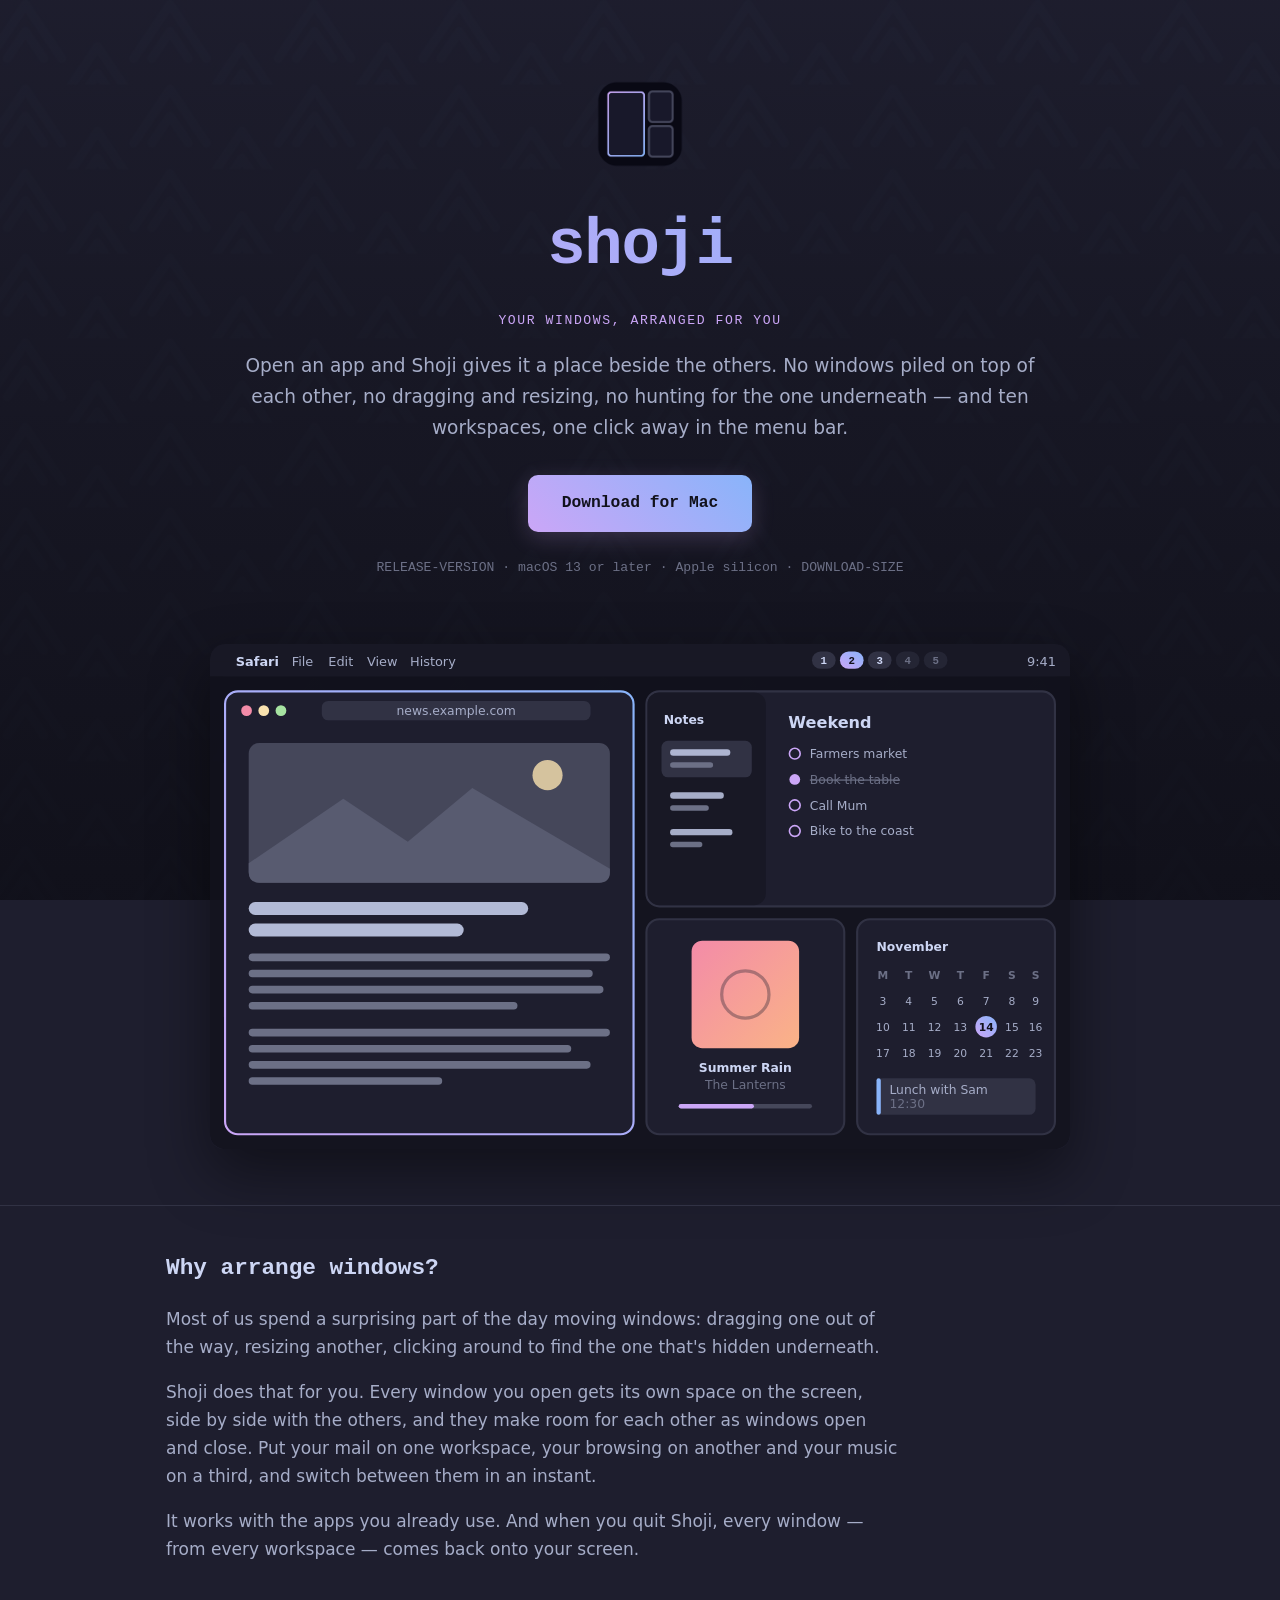
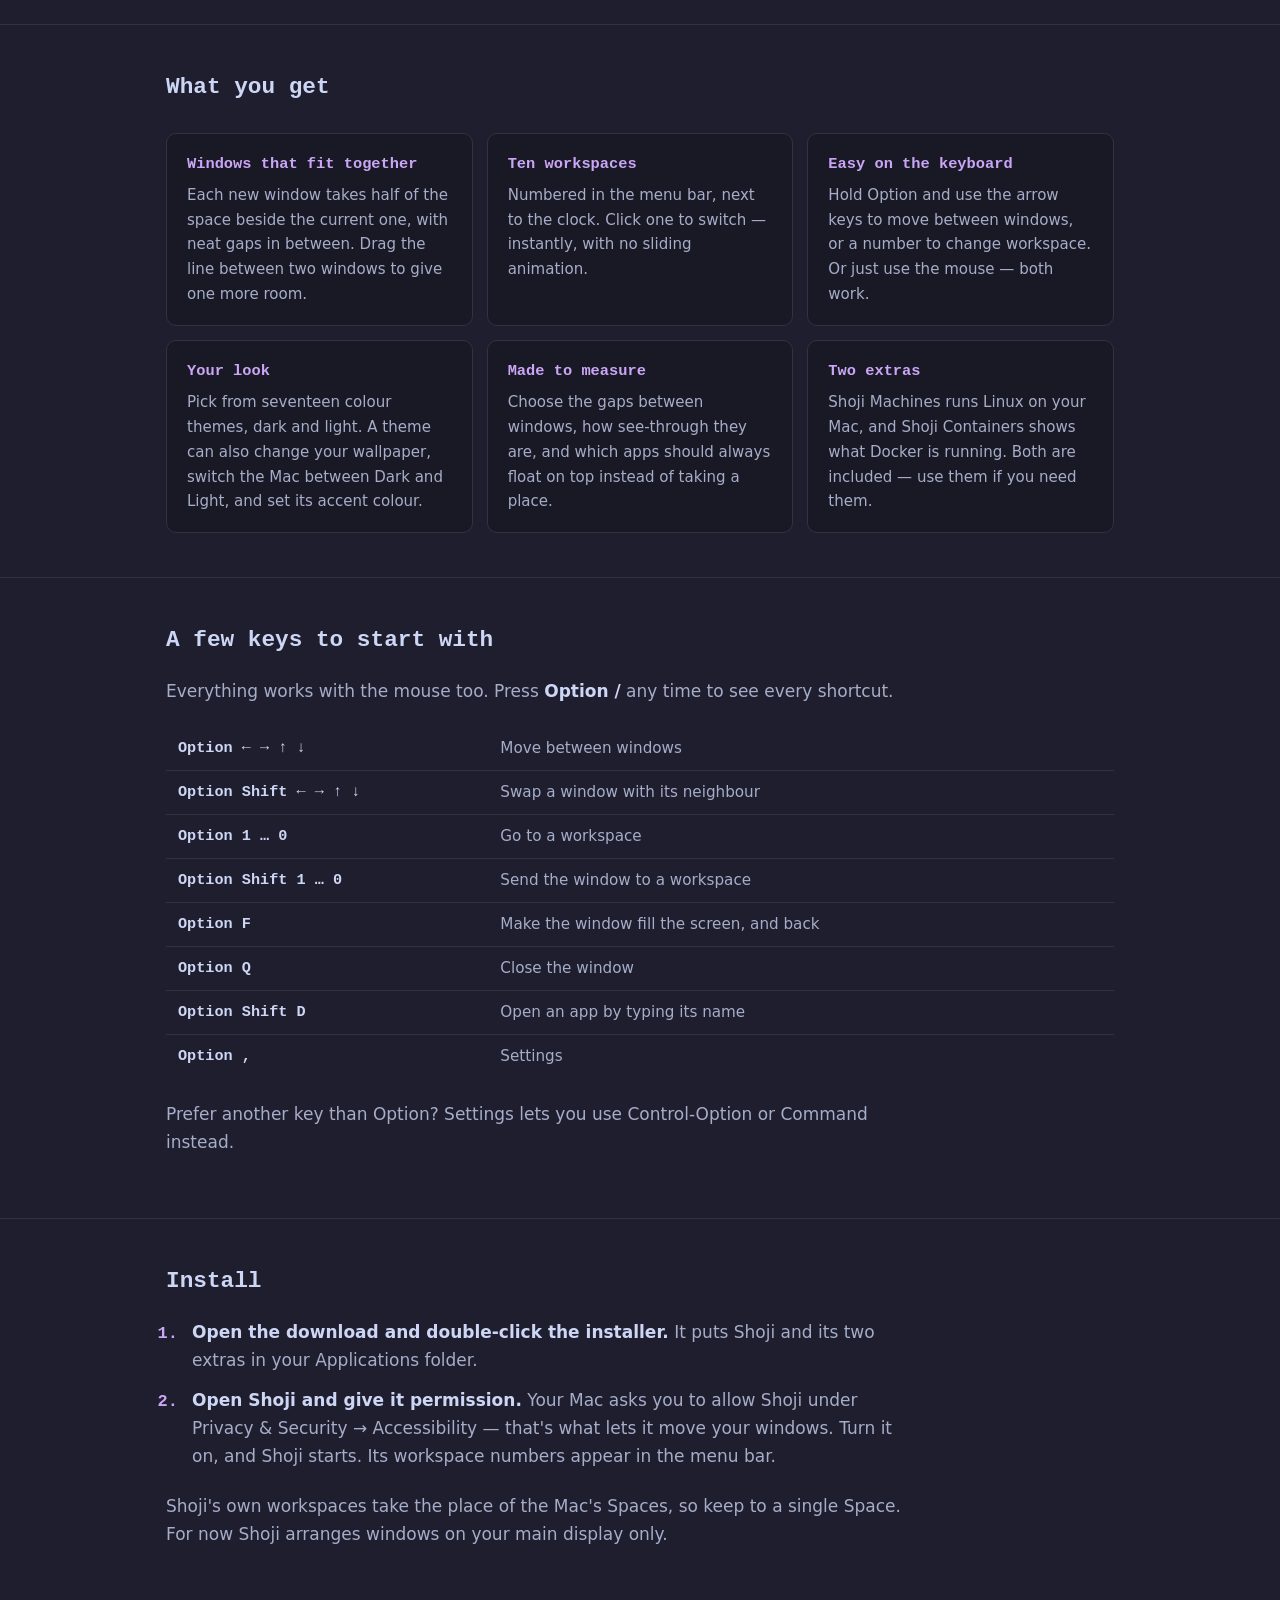
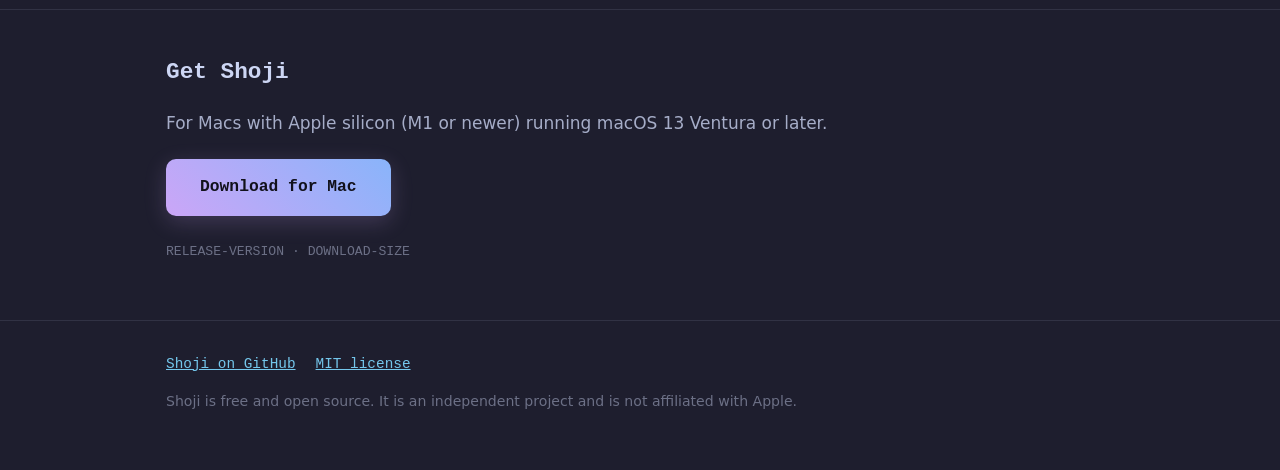
<file: web/index.html>
<!doctype html>
<html lang="en">
<head>
<meta charset="utf-8">
<meta name="viewport" content="width=device-width, initial-scale=1">
<title>Shoji — your Mac's windows, arranged for you</title>
<meta name="description" content="Shoji arranges your Mac's windows side by side, automatically. No overlapping, no dragging — and ten workspaces, one click away in the menu bar.">
<link rel="icon" type="image/png" href="assets/favicon.png">
<link rel="stylesheet" href="style.css">

<meta property="og:title" content="Shoji — your Mac's windows, arranged for you">
<meta property="og:description" content="Shoji arranges your Mac's windows side by side, automatically. No overlapping, no dragging.">
<meta property="og:type" content="website">
<meta property="og:image" content="assets/shoji-icon.png">
</head>

<body>

<!-- DOWNLOAD-URL, DOWNLOAD-SIZE and RELEASE-VERSION are filled in when the site is published. -->

<header>
  <div class="wrap">
    <img class="mark" src="assets/shoji-icon.png" alt="The Shoji icon: one tall window beside two stacked ones" width="112" height="112">
    <h1>shoji</h1>
    <p class="tagline">Your windows, arranged for you</p>
    <p class="lede">
      Open an app and Shoji gives it a place beside the others. No windows
      piled on top of each other, no dragging and resizing, no hunting for
      the one underneath — and ten workspaces, one click away in the menu
      bar.
    </p>

    <div class="get">
      <a class="btn" href="DOWNLOAD-URL">Download for Mac</a>
      <p class="meta">
        <span>RELEASE-VERSION</span><span>macOS 13 or later</span><span>Apple silicon</span><span>DOWNLOAD-SIZE</span>
      </p>
    </div>

    <figure class="shot" aria-label="A Mac desktop with Shoji: Safari on the left half, Notes at the top right, Music and Calendar side by side below it, and workspace numbers in the menu bar">
      <svg viewBox="0 0 800 470" role="img" aria-hidden="true">
        <defs>
          <linearGradient id="focus" x1="0" y1="1" x2="1" y2="0">
            <stop offset="0" stop-color="#cba6f7"/><stop offset="1" stop-color="#89b4fa"/>
          </linearGradient>
          <linearGradient id="art" x1="0" y1="0" x2="1" y2="1">
            <stop offset="0" stop-color="#f38ba8"/><stop offset="1" stop-color="#fab387"/>
          </linearGradient>
        </defs>
        <rect x="0" y="0" width="800" height="470" rx="14" fill="#11111b" opacity=".78"/>

        <!-- menu bar -->
        <rect x="0" y="0" width="800" height="30" rx="14" fill="#181825"/>
        <rect x="0" y="16" width="800" height="14" fill="#181825"/>
        <text x="24" y="20" class="mb b">Safari</text>
        <text x="76" y="20" class="mb">File</text>
        <text x="110" y="20" class="mb">Edit</text>
        <text x="146" y="20" class="mb">View</text>
        <text x="186" y="20" class="mb">History</text>
        <g transform="translate(560 7)">
          <rect x="0" y="0" width="22" height="16" rx="8" fill="#313244"/><text x="11" y="12" class="pill">1</text>
          <rect x="26" y="0" width="22" height="16" rx="8" fill="url(#focus)"/><text x="37" y="12" class="pill on">2</text>
          <rect x="52" y="0" width="22" height="16" rx="8" fill="#313244"/><text x="63" y="12" class="pill">3</text>
          <rect x="78" y="0" width="22" height="16" rx="8" fill="#313244" opacity=".5"/><text x="89" y="12" class="pill dim">4</text>
          <rect x="104" y="0" width="22" height="16" rx="8" fill="#313244" opacity=".5"/><text x="115" y="12" class="pill dim">5</text>
        </g>
        <text x="760" y="20" class="mb">9:41</text>

        <!-- Safari: the focused window, left half -->
        <rect x="14" y="44" width="380" height="412" rx="12" fill="#1e1e2e" stroke="url(#focus)" stroke-width="2"/>
        <g transform="translate(14 44)">
          <circle cx="20" cy="18" r="5" fill="#f38ba8"/><circle cx="36" cy="18" r="5" fill="#f9e2af"/><circle cx="52" cy="18" r="5" fill="#a6e3a1"/>
          <rect x="90" y="9" width="250" height="18" rx="6" fill="#313244"/>
          <text x="215" y="22" class="ui c">news.example.com</text>
          <rect x="22" y="48" width="336" height="130" rx="10" fill="#45475a"/>
          <path d="M22 160 L110 100 L170 140 L230 90 L358 165 L358 168 Q358 178 348 178 L32 178 Q22 178 22 168 Z" fill="#585b70"/>
          <circle cx="300" cy="78" r="14" fill="#f9e2af" opacity=".8"/>
          <rect x="22" y="196" width="260" height="12" rx="6" fill="#cdd6f4" opacity=".85"/>
          <rect x="22" y="216" width="200" height="12" rx="6" fill="#cdd6f4" opacity=".85"/>
          <rect x="22" y="244" width="336" height="7" rx="3.5" fill="#6c7086"/>
          <rect x="22" y="259" width="320" height="7" rx="3.5" fill="#6c7086"/>
          <rect x="22" y="274" width="330" height="7" rx="3.5" fill="#6c7086"/>
          <rect x="22" y="289" width="250" height="7" rx="3.5" fill="#6c7086"/>
          <rect x="22" y="314" width="336" height="7" rx="3.5" fill="#6c7086"/>
          <rect x="22" y="329" width="300" height="7" rx="3.5" fill="#6c7086"/>
          <rect x="22" y="344" width="318" height="7" rx="3.5" fill="#6c7086"/>
          <rect x="22" y="359" width="180" height="7" rx="3.5" fill="#6c7086"/>
        </g>

        <!-- Notes: top right -->
        <rect x="406" y="44" width="380" height="200" rx="12" fill="#1e1e2e" stroke="#313244" stroke-width="2"/>
        <g transform="translate(406 44)">
          <rect x="1" y="1" width="110" height="198" rx="11" fill="#181825"/>
          <text x="16" y="30" class="ui b">Notes</text>
          <rect x="14" y="46" width="84" height="34" rx="6" fill="#313244"/>
          <rect x="22" y="54" width="56" height="6" rx="3" fill="#cdd6f4" opacity=".8"/>
          <rect x="22" y="66" width="40" height="5" rx="2.5" fill="#6c7086"/>
          <rect x="22" y="94" width="50" height="6" rx="3" fill="#a6adc8"/>
          <rect x="22" y="106" width="36" height="5" rx="2.5" fill="#6c7086"/>
          <rect x="22" y="128" width="58" height="6" rx="3" fill="#a6adc8"/>
          <rect x="22" y="140" width="30" height="5" rx="2.5" fill="#6c7086"/>
          <text x="132" y="34" class="ui h">Weekend</text>
          <circle cx="138" cy="58" r="5" fill="none" stroke="#cba6f7" stroke-width="1.5"/>
          <text x="152" y="62" class="ui">Farmers market</text>
          <circle cx="138" cy="82" r="5" fill="#cba6f7"/>
          <text x="152" y="86" class="ui done">Book the table</text>
          <circle cx="138" cy="106" r="5" fill="none" stroke="#cba6f7" stroke-width="1.5"/>
          <text x="152" y="110" class="ui">Call Mum</text>
          <circle cx="138" cy="130" r="5" fill="none" stroke="#cba6f7" stroke-width="1.5"/>
          <text x="152" y="134" class="ui">Bike to the coast</text>
        </g>

        <!-- Music: bottom middle -->
        <rect x="406" y="256" width="184" height="200" rx="12" fill="#1e1e2e" stroke="#313244" stroke-width="2"/>
        <g transform="translate(406 256)">
          <rect x="42" y="20" width="100" height="100" rx="10" fill="url(#art)"/>
          <circle cx="92" cy="70" r="22" fill="none" stroke="#1e1e2e" stroke-width="3" opacity=".35"/>
          <text x="92" y="142" class="ui b c">Summer Rain</text>
          <text x="92" y="158" class="ui d c">The Lanterns</text>
          <rect x="30" y="172" width="124" height="4" rx="2" fill="#45475a"/>
          <rect x="30" y="172" width="70" height="4" rx="2" fill="#cba6f7"/>
        </g>

        <!-- Calendar: bottom right -->
        <rect x="602" y="256" width="184" height="200" rx="12" fill="#1e1e2e" stroke="#313244" stroke-width="2"/>
        <g transform="translate(602 256)">
          <text x="18" y="30" class="ui b">November</text>
          <g class="cal">
            <text x="24" y="56">M</text><text x="48" y="56">T</text><text x="72" y="56">W</text><text x="96" y="56">T</text><text x="120" y="56">F</text><text x="144" y="56">S</text><text x="166" y="56">S</text>
          </g>
          <g class="cal n">
            <text x="24" y="80">3</text><text x="48" y="80">4</text><text x="72" y="80">5</text><text x="96" y="80">6</text><text x="120" y="80">7</text><text x="144" y="80">8</text><text x="166" y="80">9</text>
            <text x="24" y="104">10</text><text x="48" y="104">11</text><text x="72" y="104">12</text><text x="96" y="104">13</text>
            <circle cx="120" cy="100" r="10" fill="url(#focus)"/><text x="120" y="104" class="today">14</text>
            <text x="144" y="104">15</text><text x="166" y="104">16</text>
            <text x="24" y="128">17</text><text x="48" y="128">18</text><text x="72" y="128">19</text><text x="96" y="128">20</text><text x="120" y="128">21</text><text x="144" y="128">22</text><text x="166" y="128">23</text>
          </g>
          <rect x="18" y="148" width="148" height="34" rx="6" fill="#313244"/>
          <rect x="18" y="148" width="4" height="34" rx="2" fill="#89b4fa"/>
          <text x="30" y="163" class="ui">Lunch with Sam</text>
          <text x="30" y="176" class="ui d">12:30</text>
        </g>
      </svg>
    </figure>
  </div>
</header>

<section>
  <div class="wrap">
    <h2>Why arrange windows?</h2>
    <p>
      Most of us spend a surprising part of the day moving windows: dragging
      one out of the way, resizing another, clicking around to find the one
      that's hidden underneath.
    </p>
    <p>
      Shoji does that for you. Every window you open gets its own space on
      the screen, side by side with the others, and they make room for each
      other as windows open and close. Put your mail on one workspace, your
      browsing on another and your music on a third, and switch between them
      in an instant.
    </p>
    <p>
      It works with the apps you already use. And when you quit Shoji, every
      window — from every workspace — comes back onto your screen.
    </p>
  </div>
</section>

<section>
  <div class="wrap">
    <h2>What you get</h2>
    <div class="cards">
      <div class="card">
        <h3>Windows that fit together</h3>
        <p>Each new window takes half of the space beside the current one, with neat gaps in between. Drag the line between two windows to give one more room.</p>
      </div>
      <div class="card">
        <h3>Ten workspaces</h3>
        <p>Numbered in the menu bar, next to the clock. Click one to switch — instantly, with no sliding animation.</p>
      </div>
      <div class="card">
        <h3>Easy on the keyboard</h3>
        <p>Hold Option and use the arrow keys to move between windows, or a number to change workspace. Or just use the mouse — both work.</p>
      </div>
      <div class="card">
        <h3>Your look</h3>
        <p>Pick from seventeen colour themes, dark and light. A theme can also change your wallpaper, switch the Mac between Dark and Light, and set its accent colour.</p>
      </div>
      <div class="card">
        <h3>Made to measure</h3>
        <p>Choose the gaps between windows, how see-through they are, and which apps should always float on top instead of taking a place.</p>
      </div>
      <div class="card">
        <h3>Two extras</h3>
        <p>Shoji Machines runs Linux on your Mac, and Shoji Containers shows what Docker is running. Both are included — use them if you need them.</p>
      </div>
    </div>
  </div>
</section>

<section>
  <div class="wrap">
    <h2>A few keys to start with</h2>
    <p>Everything works with the mouse too. Press <strong>Option&nbsp;/</strong> any time to see every shortcut.</p>
    <table class="kit">
      <tr><th>Option ← → ↑ ↓</th><td>Move between windows</td></tr>
      <tr><th>Option Shift ← → ↑ ↓</th><td>Swap a window with its neighbour</td></tr>
      <tr><th>Option 1 … 0</th><td>Go to a workspace</td></tr>
      <tr><th>Option Shift 1 … 0</th><td>Send the window to a workspace</td></tr>
      <tr><th>Option F</th><td>Make the window fill the screen, and back</td></tr>
      <tr><th>Option Q</th><td>Close the window</td></tr>
      <tr><th>Option Shift D</th><td>Open an app by typing its name</td></tr>
      <tr><th>Option ,</th><td>Settings</td></tr>
    </table>
    <p style="margin-top:22px">
      Prefer another key than Option? Settings lets you use Control-Option or
      Command instead.
    </p>
  </div>
</section>

<section>
  <div class="wrap">
    <h2>Install</h2>
    <ol class="steps">
      <li>
        <strong>Open the download and double-click the installer.</strong>
        It puts Shoji and its two extras in your Applications folder.
      </li>
      <li>
        <strong>Open Shoji and give it permission.</strong> Your Mac asks
        you to allow Shoji under Privacy &amp; Security → Accessibility —
        that's what lets it move your windows. Turn it on, and Shoji starts.
        Its workspace numbers appear in the menu bar.
      </li>
    </ol>
    <p>
      Shoji's own workspaces take the place of the Mac's Spaces, so keep to
      a single Space. For now Shoji arranges windows on your main display
      only.
    </p>
  </div>
</section>

<section>
  <div class="wrap">
    <h2>Get Shoji</h2>
    <p>
      For Macs with Apple silicon (M1 or newer) running macOS 13 Ventura or
      later.
    </p>
    <div class="get left">
      <a class="btn" href="DOWNLOAD-URL">Download for Mac</a>
      <p class="meta">
        <span>RELEASE-VERSION</span><span>DOWNLOAD-SIZE</span>
      </p>
    </div>
  </div>
</section>

<footer>
  <div class="wrap">
    <div class="links">
      <a href="https://github.com/paulbeavers/shoji">Shoji on GitHub</a>
      <a href="https://github.com/paulbeavers/shoji/blob/main/LICENSE">MIT license</a>
    </div>
    <p style="margin:0">
      Shoji is free and open source. It is an independent project and is not affiliated with Apple.
    </p>
  </div>
</footer>
</body>
</html>
</file>
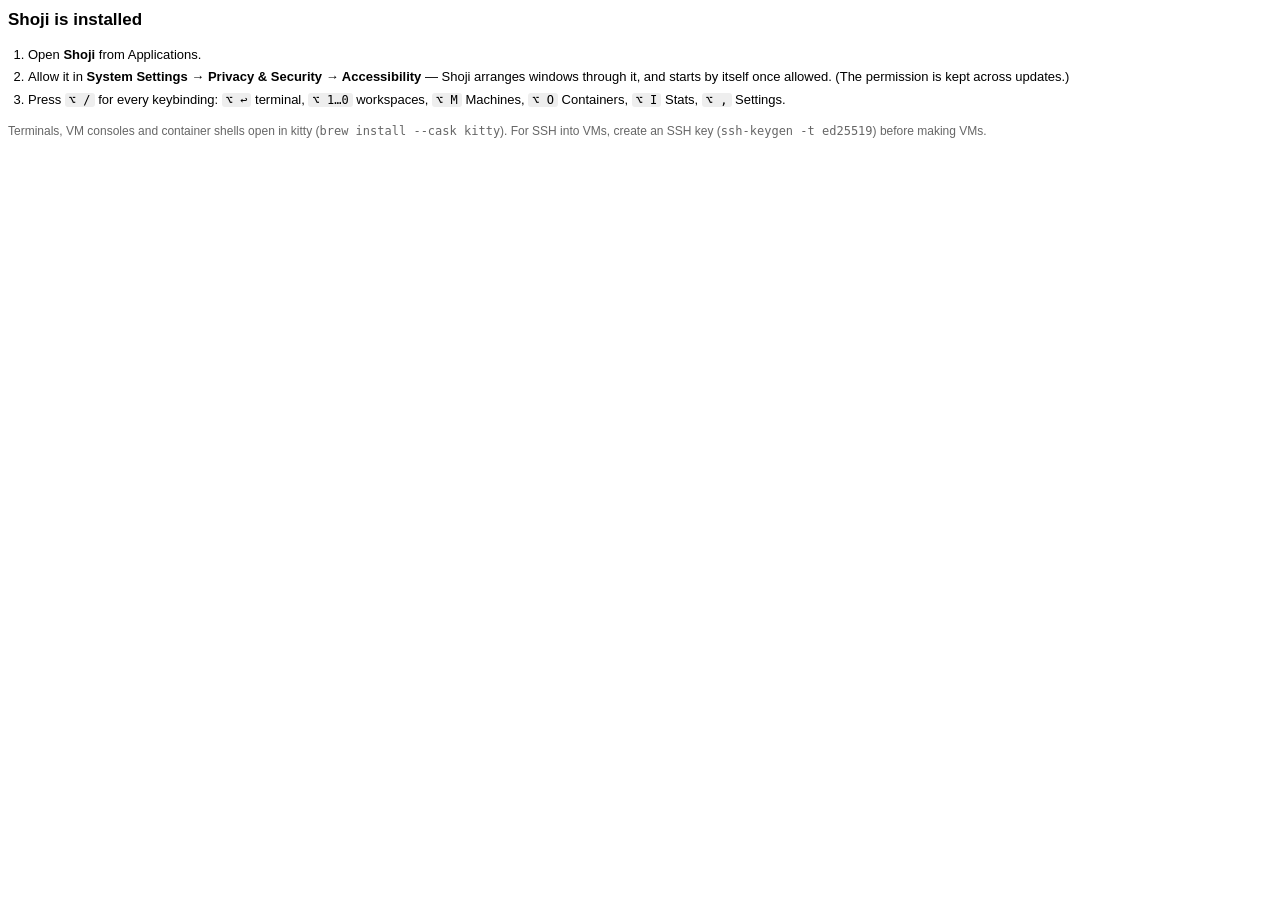
<file: scripts/pkg/resources/conclusion.html>
<!DOCTYPE html>
<html><head><meta charset="utf-8"><style>
body { font: 13px -apple-system, sans-serif; line-height: 1.45; }
h2 { font-size: 17px; margin: 0 0 8px; }
ol, ul { padding-left: 20px; } li { margin: 4px 0; }
kbd { font: 12px ui-monospace, monospace; background: #eee; border-radius: 3px; padding: 0 4px; }
.small { color: #666; font-size: 12px; }
</style></head><body>
<h2>Shoji is installed</h2>
<ol>
  <li>Open <b>Shoji</b> from Applications.</li>
  <li>Allow it in <b>System Settings → Privacy &amp; Security → Accessibility</b> — Shoji arranges
      windows through it, and starts by itself once allowed. (The permission is kept across updates.)</li>
  <li>Press <kbd>⌥ /</kbd> for every keybinding: <kbd>⌥ ↩</kbd> terminal, <kbd>⌥ 1…0</kbd> workspaces,
      <kbd>⌥ M</kbd> Machines, <kbd>⌥ O</kbd> Containers, <kbd>⌥ I</kbd> Stats, <kbd>⌥ ,</kbd> Settings.</li>
</ol>
<p class="small">Terminals, VM consoles and container shells open in kitty
(<code>brew install --cask kitty</code>). For SSH into VMs, create an SSH key
(<code>ssh-keygen -t ed25519</code>) before making VMs.</p>
</body></html>
</file>
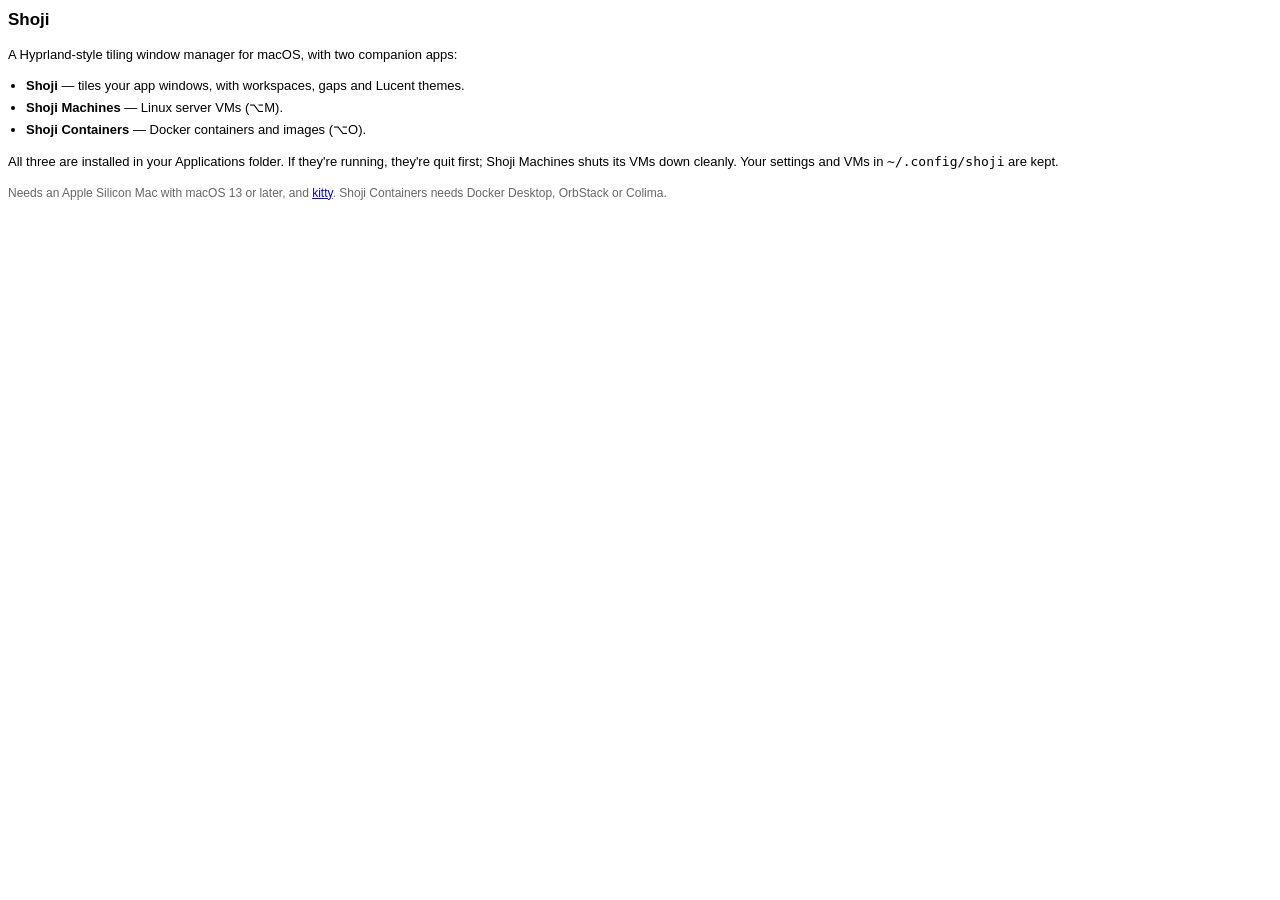
<file: scripts/pkg/resources/welcome.html>
<!DOCTYPE html>
<html><head><meta charset="utf-8"><style>
body { font: 13px -apple-system, sans-serif; line-height: 1.45; }
h2 { font-size: 17px; margin: 0 0 8px; }
ul { padding-left: 18px; } li { margin: 3px 0; }
.small { color: #666; font-size: 12px; }
</style></head><body>
<h2>Shoji</h2>
<p>A Hyprland-style tiling window manager for macOS, with two companion apps:</p>
<ul>
  <li><b>Shoji</b> — tiles your app windows, with workspaces, gaps and Lucent themes.</li>
  <li><b>Shoji Machines</b> — Linux server VMs (⌥M).</li>
  <li><b>Shoji Containers</b> — Docker containers and images (⌥O).</li>
</ul>
<p>All three are installed in your Applications folder. If they're running, they're quit first;
Shoji Machines shuts its VMs down cleanly. Your settings and VMs in <code>~/.config/shoji</code>
are kept.</p>
<p class="small">Needs an Apple Silicon Mac with macOS 13 or later, and
<a href="https://sw.kovidgoyal.net/kitty/">kitty</a>. Shoji Containers needs Docker Desktop,
OrbStack or Colima.</p>
</body></html>
</file>
<file: web/style.css>
/* Shoji — Catppuccin Mocha, Shoji's default theme, with the mauve → blue
   gradient its active workspace pill and icon use. Modelled on the starch site. */

:root {
  --crust:    #11111b;
  --mantle:   #181825;
  --base:     #1e1e2e;
  --surface0: #313244;
  --surface1: #45475a;
  --overlay:  #6c7086;
  --subtext:  #a6adc8;
  --text:     #cdd6f4;
  --sapphire: #74c7ec;
  --blue:     #89b4fa;
  --green:    #a6e3a1;
  --peach:    #fab387;
  --mauve:    #cba6f7;

  --mono: ui-monospace, "JetBrains Mono", "JetBrainsMono Nerd Font",
          "SFMono-Regular", Menlo, Consolas, monospace;
  --sans: ui-sans-serif, system-ui, -apple-system, "Segoe UI", Roboto,
          "Helvetica Neue", Arial, sans-serif;

  --measure: 68ch;
  --gutter: 16px;
}

* { box-sizing: border-box; }

html { scroll-behavior: smooth; }

body {
  margin: 0;
  background-color: var(--base);
  /* The lattice is the wallpaper the desktop ships with, so the page opens on
     the picture the installed machine shows. Fixed, so it reads as a backdrop
     rather than something that scrolls past. */
  background-image: linear-gradient(rgba(30, 30, 46, .82), rgba(17, 17, 27, .94)),
                    url("assets/lattice.jpg");
  background-size: cover;
  background-position: center top;
  background-attachment: fixed;
  color: var(--text);
  font-family: var(--sans);
  font-size: 17px;
  line-height: 1.65;
  -webkit-font-smoothing: antialiased;
}

.wrap {
  max-width: 980px;
  margin: 0 auto;
  padding: 0 var(--gutter);
}

/* ── hero ─────────────────────────────────────────────────────────────── */

header { padding: 72px 0 56px; text-align: center; }

header img.mark {
  width: 104px; height: auto;
  margin: 0 auto 18px;
  display: block;
}

h1 {
  font-family: var(--mono);
  font-size: clamp(2.6rem, 9vw, 4rem);
  letter-spacing: -.02em;
  margin: 0;
  /* The same mauve-to-sapphire ramp the focused window border draws. */
  background: linear-gradient(45deg, var(--mauve), var(--blue));
  -webkit-background-clip: text;
  background-clip: text;
  color: transparent;
}

.tagline {
  font-family: var(--mono);
  color: var(--mauve);
  letter-spacing: .12em;
  text-transform: uppercase;
  font-size: .82rem;
  margin: 10px 0 20px;
}

.lede {
  max-width: var(--measure);
  margin: 0 auto 32px;
  color: var(--subtext);
  font-size: 1.16rem;
}

/* ── download ─────────────────────────────────────────────────────────── */

.get { display: flex; flex-direction: column; align-items: center; gap: 12px; }

.btn {
  display: inline-block;
  font-family: var(--mono);
  font-size: 1.02rem;
  font-weight: 600;
  text-decoration: none;
  color: var(--crust);
  background: linear-gradient(45deg, var(--mauve), var(--blue));
  padding: 15px 34px;
  border-radius: 10px;
  border: 0;
  transition: transform .12s ease, box-shadow .12s ease;
  box-shadow: 0 6px 22px rgba(203, 166, 247, .2);
}

.btn:hover, .btn:focus-visible {
  transform: translateY(-2px);
  box-shadow: 0 10px 28px rgba(203, 166, 247, .3);
}

.btn:focus-visible { outline: 2px solid var(--text); outline-offset: 3px; }

.meta {
  font-family: var(--mono);
  font-size: .82rem;
  color: var(--overlay);
}

.meta span + span::before { content: " · "; }

/* ── sections ─────────────────────────────────────────────────────────── */

section { padding: 44px 0; border-top: 1px solid var(--surface0); }

h2 {
  font-family: var(--mono);
  font-size: 1.42rem;
  margin: 0 0 6px;
  color: var(--text);
}

section > .wrap > p { max-width: var(--measure); color: var(--subtext); }

section > .wrap > p strong { color: var(--text); font-weight: 600; }

/* ── feature cards ────────────────────────────────────────────────────── */

.cards {
  display: grid;
  grid-template-columns: repeat(auto-fit, minmax(240px, 1fr));
  gap: 14px;
  margin-top: 26px;
}

.card {
  background: rgba(24, 24, 37, .78);
  border: 1px solid var(--surface0);
  border-radius: 10px;
  padding: 18px 20px;
}

.card h3 {
  font-family: var(--mono);
  font-size: .96rem;
  margin: 0 0 6px;
  color: var(--mauve);
}

.card p { margin: 0; color: var(--subtext); font-size: .94rem; }

/* ── key table ────────────────────────────────────────────────────────── */

.kit {
  width: 100%;
  border-collapse: collapse;
  margin-top: 22px;
  font-size: .95rem;
}

.kit th, .kit td {
  text-align: left;
  padding: 9px 12px;
  border-bottom: 1px solid var(--surface0);
  vertical-align: top;
}

.kit th {
  color: var(--text);
  font-family: var(--mono);
  font-weight: 600;
  width: 34%;
  white-space: nowrap;
}

.kit td { color: var(--subtext); }

.kit tr:last-child th, .kit tr:last-child td { border-bottom: 0; }

/* ── code ─────────────────────────────────────────────────────────────── */

pre {
  background: var(--crust);
  border: 1px solid var(--surface0);
  border-radius: 10px;
  padding: 15px 18px;
  overflow-x: auto;
  font-family: var(--mono);
  font-size: .87rem;
  line-height: 1.55;
  color: var(--text);
  /* Deliberately not held to --measure. Prose wants a short line; a shell
     command does not, and clipping one at 68ch hid the end of the dd line
     behind a scrollbar — which is exactly the part worth reading. */
}

/* The overflow scrollbar defaults to the platform's light one, which on this
   background arrives as a bright white bar under the code. */
pre::-webkit-scrollbar { height: 10px; }
pre::-webkit-scrollbar-track { background: var(--crust); border-radius: 0 0 10px 10px; }
pre::-webkit-scrollbar-thumb {
  background: var(--surface1);
  border-radius: 6px;
  border: 2px solid var(--crust);
}
pre::-webkit-scrollbar-thumb:hover { background: var(--overlay); }
pre { scrollbar-width: thin; scrollbar-color: var(--surface1) var(--crust); }

pre .c { color: var(--overlay); }

code {
  font-family: var(--mono);
  font-size: .9em;
  background: rgba(49, 50, 68, .55);
  padding: .12em .42em;
  border-radius: 5px;
  color: var(--text);
}

/* ── links ────────────────────────────────────────────────────────────── */

a { color: var(--sapphire); }
a:hover { color: var(--blue); }

/* ── footer ───────────────────────────────────────────────────────────── */

footer {
  border-top: 1px solid var(--surface0);
  padding: 32px 0 56px;
  color: var(--overlay);
  font-size: .88rem;
}

footer .links { display: flex; flex-wrap: wrap; gap: 20px; margin-bottom: 14px; }
footer .links a { font-family: var(--mono); font-size: .9rem; }

/* ── the desktop drawing ──────────────────────────────────────────────── */

.shot { margin: 52px auto 0; max-width: 860px; }
.shot svg {
  display: block; width: 100%; height: auto;
  border-radius: 14px;
  box-shadow: 0 24px 60px rgba(0, 0, 0, .45);
  font-family: var(--mono);
}
.shot .mb { font-family: var(--sans); font-size: 12px; fill: var(--subtext); }
.shot .mb.b { fill: var(--text); font-weight: 700; }
.shot .pill { font-size: 10px; font-weight: 700; text-anchor: middle; fill: var(--text); }
.shot .pill.on { fill: var(--crust); }
.shot .pill.dim { fill: var(--overlay); }
.shot .pill.gear { font-family: var(--sans); font-size: 12px; fill: var(--subtext); }
.shot .ui { font-family: var(--sans); font-size: 11.5px; fill: var(--subtext); }
.shot .ui.b { font-weight: 700; fill: var(--text); }
.shot .ui.h { font-size: 15px; font-weight: 700; fill: var(--text); }
.shot .ui.d { fill: var(--overlay); }
.shot .ui.c { text-anchor: middle; }
.shot .ui.done { fill: var(--overlay); text-decoration: line-through; }
.shot .cal text { font-family: var(--sans); font-size: 10px; text-anchor: middle; fill: var(--overlay); font-weight: 600; }
.shot .cal.n text { fill: var(--subtext); font-weight: 400; }
.shot .cal.n text.today { fill: var(--crust); font-weight: 700; }

/* ── install steps ────────────────────────────────────────────────────── */

.steps { max-width: var(--measure); color: var(--subtext); padding-left: 1.3em; margin: 18px 0 22px; }
.steps li { margin-bottom: 12px; padding-left: 4px; }
.steps li::marker { font-family: var(--mono); color: var(--mauve); font-weight: 700; }
.steps strong { color: var(--text); font-weight: 600; }

.get.left { align-items: flex-start; margin-top: 22px; }

@media (max-width: 620px) {
  body { font-size: 16px; }
  header { padding: 52px 0 40px; }
  .kit th { width: auto; white-space: normal; }
  .kit, .kit tbody, .kit tr, .kit th, .kit td { display: block; }
  .kit th { border-bottom: 0; padding-bottom: 0; }
  .kit td { padding-top: 2px; }
}
</file>
